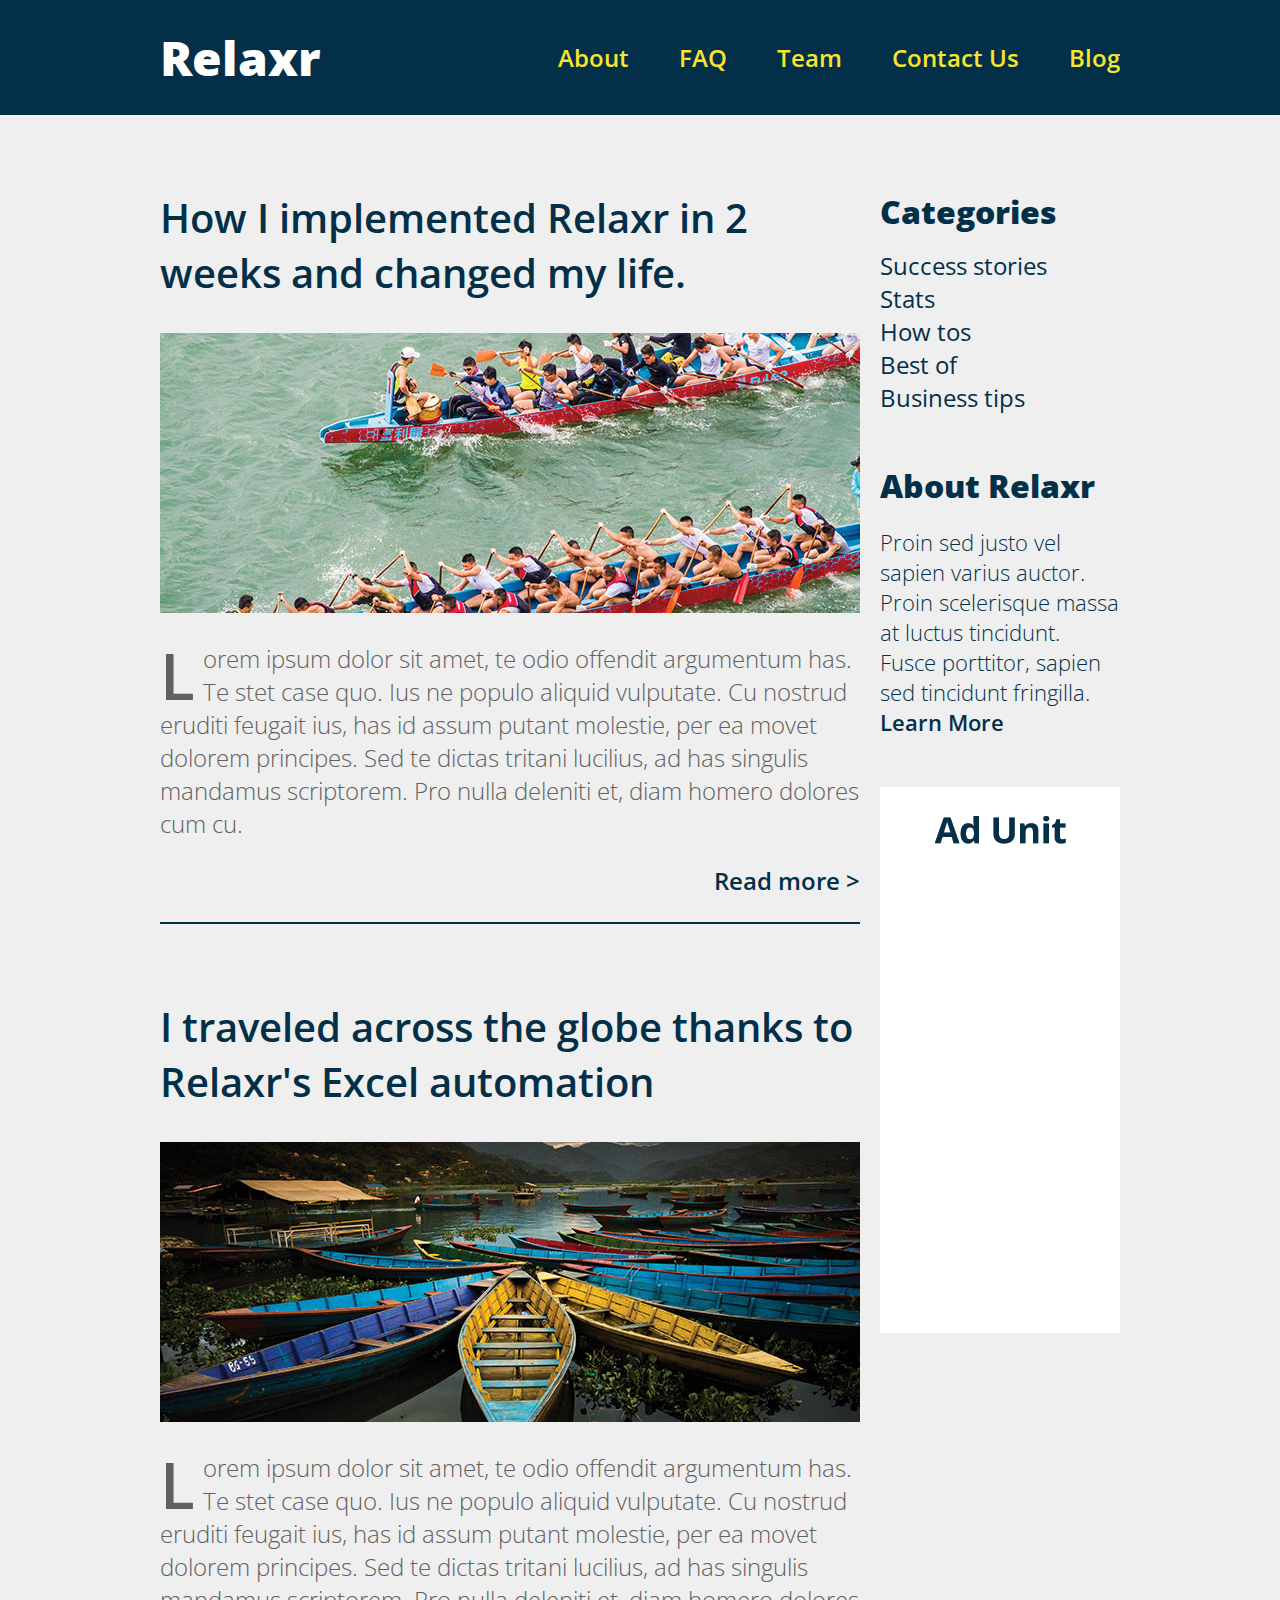
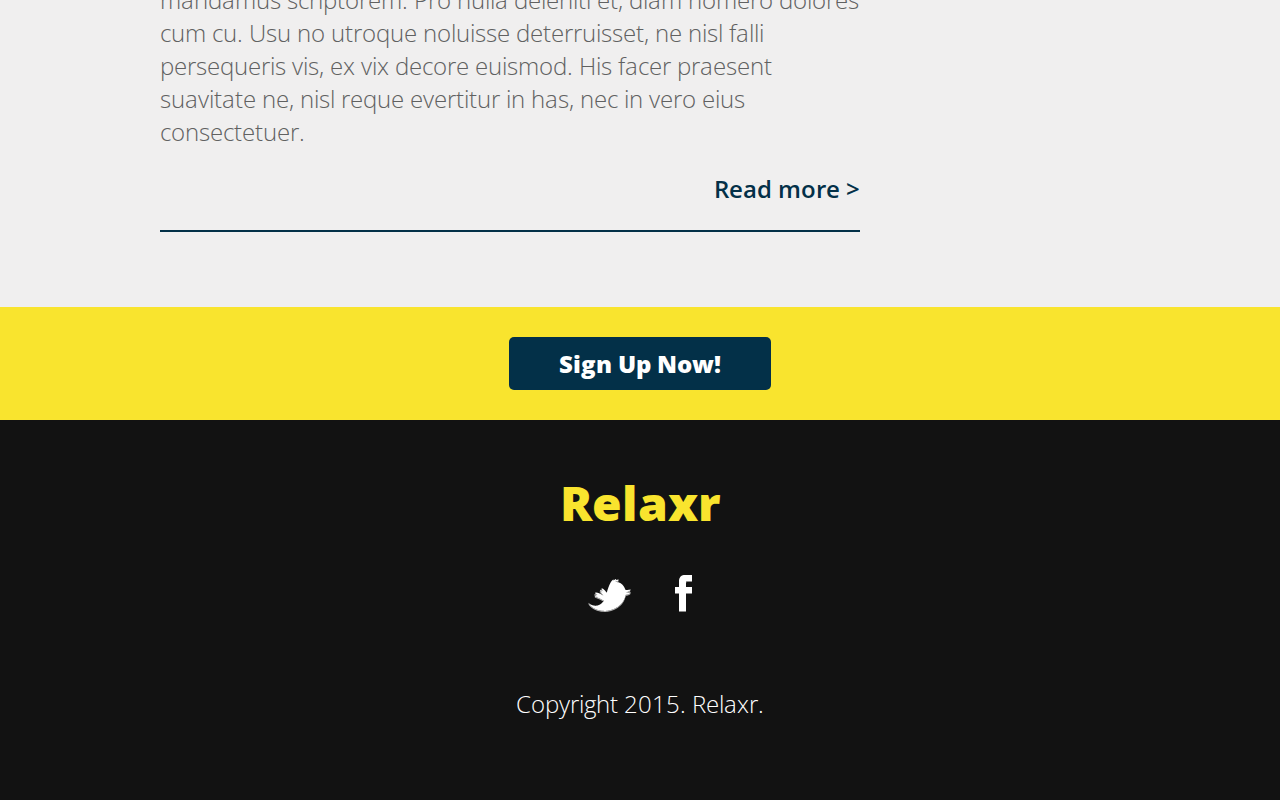
<file: index.html>
<!DOCTYPE html>
<html lang="en">
	<head>
    	<meta charset="utf-8">
    	<meta name="Relaxr Blog" content="Relaxr Blog Exercise">
    	<meta name="keywords" content="Relaxr Blog">

		<title>Relaxr Blog</title>

		<!-- external CSS link -->
		<link rel="stylesheet" type="text/css" href="css/reset.css">
		<link rel="stylesheet" type="text/css" href="css/normalize.css">
		<link rel="stylesheet" type="text/css" href="css/blog-style.css">
		<link href="https://fonts.googleapis.com/css?family=Open+Sans:300,300i,600,800" rel="stylesheet">

	</head>

	<body>
		<header>
			<div class="header-wrap">
				<div class="logo-wrap">
					<a href="landing.html" class="logo">Relaxr</a>
				</div>
				<nav>
					<ul>
						<li class="last"><a href="index.html">Blog</a></li>
						<li><a href="#">Contact Us</a></li>
						<li><a href="#">Team</a></li>
						<li><a href="#">FAQ</a></li>
						<li><a href="#">About</a></li>
					</ul>
				</nav>
			</div>
		</header>

		<div class="main-container">
			<section>
				<div class="article">
					<h2>How I implemented Relaxr in 2 weeks and changed my life.</h2>
					<img src="images/blog_photo1.jpg">
					<p><span class="drop-cap">L</span>orem ipsum dolor sit amet, te odio offendit argumentum has. Te stet case quo. Ius ne populo aliquid vulputate. Cu nostrud eruditi feugait ius, has id assum putant molestie, per ea movet dolorem principes. Sed te dictas tritani lucilius, ad has singulis mandamus scriptorem. Pro nulla deleniti et, diam homero dolores cum cu.</p>
					<div class="read-more">
						<a href="#">Read more ></a>
					</div>
				</div>
				<div class="article">
					<h2>I traveled across the globe thanks to Relaxr's Excel automation</h2>
					<img src="images/blog_photo2.jpg">
					<p><span class="drop-cap">L</span>orem ipsum dolor sit amet, te odio offendit argumentum has. Te stet case quo. Ius ne populo aliquid vulputate. Cu nostrud eruditi feugait ius, has id assum putant molestie, per ea movet dolorem principes. Sed te dictas tritani lucilius, ad has singulis mandamus scriptorem. Pro nulla deleniti et, diam homero dolores cum cu. Usu no utroque noluisse deterruisset, ne nisl falli persequeris vis, ex vix decore euismod. His facer praesent suavitate ne, nisl reque evertitur in has, nec in vero eius consectetuer.</p>
					<div class="read-more">
						<a href="#">Read more ></a>
					</div>
				</div>
			</section>

			<aside>
				<div class="categories">
					<h3>Categories</h3>
					<ul>
						<li><a href="#">Success stories</a></li>
						<li><a href="#">Stats</a></li>
						<li><a href="#">How tos</a></li>
						<li><a href="#">Best of</a></li>
						<li><a href="#">Business tips</a></li>
					</ul>
				</div>
				<div class="about">
					<h3>About Relaxr</h3>
					<p>Proin sed justo vel sapien varius auctor. Proin scelerisque massa at luctus tincidunt. Fusce porttitor, sapien sed tincidunt fringilla.</p>
					<a href="#">Learn More</a>
				</div>
				<img src="images/ad-unit.png">
			</aside>
		</div>

		<div class="signup">
			<a href="landing.html" class="button">Sign Up Now!</a>
		</div>

		<footer>
			<a href="landing.html" class="logo">Relaxr</a>
			<div class="social">
				<a href="http://twitter.com"><img src="images/twitter.png" alt="Twitter"></a>
				<a href="http://facebook.com"><img src="images/facebook.png" alt="Facebook"></a>
			</div>
			<p>Copyright 2015. Relaxr.</p>
		</footer>
		
	</body>
</html>
</file>
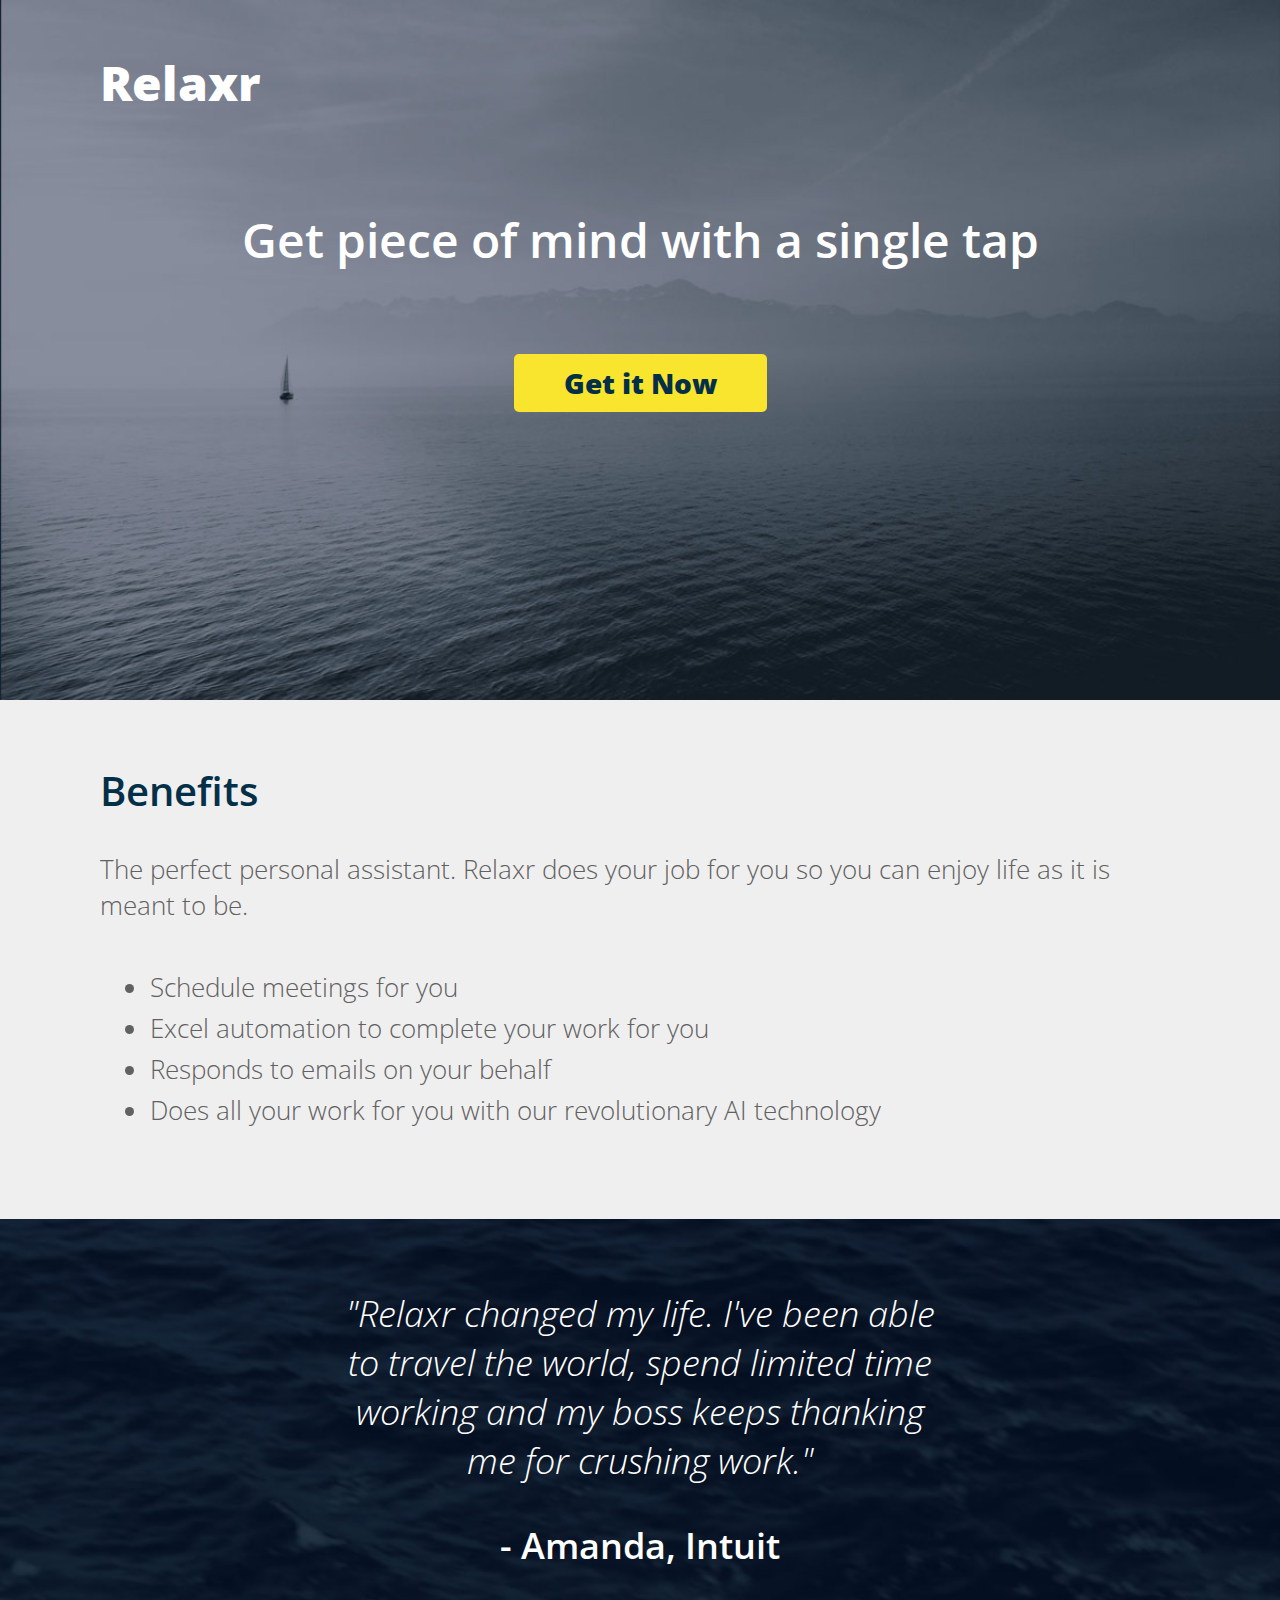
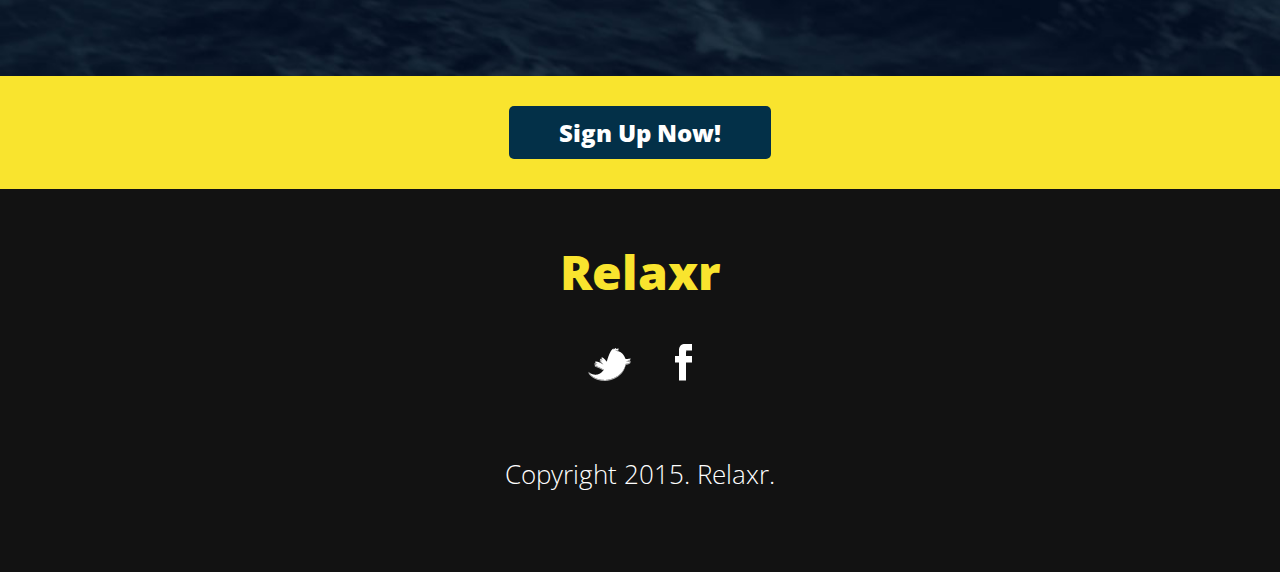
<file: landing.html>
<!DOCTYPE html>
<html>
<head>
	<link rel="stylesheet" type="text/css" href="css/reset.css">
	<link rel="stylesheet" type="text/css" href="css/normalize.css">
	<link rel="stylesheet" type="text/css" href="css/style.css">
	<link href="https://fonts.googleapis.com/css?family=Open+Sans:300,300i,600,800" rel="stylesheet">
	<title>Relaxr</title>
	<meta name="description" content="Relaxr">
</head>

<body>
	<div class="hero">
		<a href="index.html" class="logo">Relaxr</a>
		<div class="hero-text">
			<h1>Get piece of mind with a single tap</h1>
			<a href="index.html" class="button">Get it Now</a>
		</div>
	</div>	

	<div class="benefits">
		<div class="benefits-text">
			<h2>Benefits</h2>
			<p>The perfect personal assistant. Relaxr does your job for you so you can enjoy life as it is meant to be.</p>
			<ul>
				<li>Schedule meetings for you</li>
				<li>Excel automation to complete your work for you</li>
				<li>Responds to emails on your behalf</li>
				<li>Does all your work for you with our revolutionary AI technology</li>
			</ul>
		</div>
	</div>

	<div class="testimonial">
		<blockquote>"Relaxr changed my life. I've been able to travel the world, spend limited time working and my boss keeps thanking me for crushing work."</blockquote>
		<p>- Amanda, Intuit<p>
	</div>

	<div class="signup">
		<a href="index.html" class="button">Sign Up Now!</a>
	</div>

	<div class="footer">
		<a href="index.html" class="logo">Relaxr</a>
		<div class="social">
			<a href="http://twitter.com"><img src="images/twitter.png" alt="Twitter"></a>
			<a href="http://facebook.com"><img src="images/facebook.png" alt="Facebook"></a>
		</div>
		<p>Copyright 2015. Relaxr.</p>
	</div>




</body>

</html>
</file>
<file: css/blog-style.css>
/* Box Model */
* {
  -moz-box-sizing: border-box; /* Firexfox */
  -webkit-box-sizing: border-box; /* Safari/Chrome/iOS/Android */
  box-sizing: border-box; /* IE */
}

/* Clear fix hack */
.clearfix:after {
  content: ".";
  display: block;
  clear: both;
  visibility: hidden;
  line-height: 0;
  height: 0;
}
body {
	font-family: 'Open Sans', sans-serif;
	color: #606161;
	background-color: #f0efef;
}
h2 {
	color: #033048;
	font-size: 40px;
	font-weight: 600;
	margin-top: 0;
}
h3 {
	color: #033048;
	font-size: 32px;
	font-weight: 800;
	margin: 0;
}
p {
	font-size: 24px;
	font-weight: 300;
}
header {
	background-color: #033048;
	padding: 25px 0;
	margin-bottom: 75px;
	overflow: hidden;
}
.header-wrap {
	width: 960px;
	margin: 0 auto;
}
.logo-wrap {
	width: 20%;
	float: left;
}
.logo {
	color: #fff;
	font-weight: 800;
	font-size: 48px;
	text-decoration: none;
}
nav {
	overflow: hidden;
	float: right;
	width: 80%
}
nav ul li {
	display: inline;
	float: right;
	padding: 0 25px;
	font-size: 24px;
	font-weight: 600;
}
nav ul li.last {
	padding-right: 0;
}
nav ul li a {
	text-decoration: none;
	color: #f9e42e;
}
nav ul li a:hover {
	color: #fff;
}
.main-container {
	width: 960px;
	margin: 0 auto;
}
section {
	width: 720px;
	padding-right: 20px;
	float: left;
}
.drop-cap {
	font-size: 64px;
	font-weight: 600;
	float: left;
	padding: 2px 8px 0 0;
	line-height: 64px;
}
.read-more {
	float: right;
	font-size: 24px;
	font-weight: 600;
	padding-bottom: 25px;
}
.read-more a {
	text-decoration: none;
	color: #033048;
}
.article {
	overflow: hidden;
	border-bottom: 2px solid #033048;
	margin-top: 0;
	margin-bottom: 75px;
}
aside {
	width: 240px;
	float: right;
}
aside img {
	padding: 0;
}
.categories ul {
	padding: 0;
	list-style: none;
}
.categories li a {
	color: #033048;
	font-size: 24px;
	font-weight: 300px;
	text-decoration: none;
}
.categories, .about {
	margin-bottom: 50px;
}
.about p {
	font-size: 22px;
	font-weight: 300;
	color: #033048;
	margin: 20px 0 0 0;
}
.about a {
	font-size: 22px;
	font-weight: 600;
	color: #033048;
	text-decoration: none;
}
.signup {
	text-align: center;
	background-color: #f9e42e;
	padding: 40px 0;
	clear: both;
}
.signup a {
	margin: 0 auto;
	background-color: #033048;
	color: #fff;
	font-size: 24px;
}
.button {
	text-align: center;
	font-size: 28px;
	font-weight: 800;
	color: #033048;
	text-decoration: none;
	margin: 0 auto;
	background-color: #f9e42e;
	padding: 10px 50px;
	border-radius: 5px;
}
footer {
	background-color: #121212;
	text-align: center;
	padding: 50px 0;
}
footer a.logo {
	padding: 0;
	text-align: center;
	color: #f9e42e;
}
footer p {
	color: #fff;
	margin: 0;
	padding: 30px 0;
}
.social {
	padding: 40px;
}
.social img {
	padding: 0 20px;
}
</file>
<file: css/style.css>
/*
Project Name: Relaxr Landing Page
Client: Kim Goulbourne
Author: Jamie Tanner
Developer @GA in NYC
*/


/******************************************
/* SETUP
/*******************************************/

/* Box Model Hack */
* {
     -moz-box-sizing: border-box; /* Firexfox */
     -webkit-box-sizing: border-box; /* Safari/Chrome/iOS/Android */
     box-sizing: border-box; /* IE */
}

/******************************************
/* BASE STYLES
/*******************************************/

body {
	font-family: 'Open Sans', sans-serif;
}
h1 {
	color: #fff;
	font-weight: 600;
	font-size: 48px;
	padding: 60px 0;
}
h2 {
	font-weight: 600;
	font-size: 40px;
	color: #033048;
}
p {
	font-size: 26px;
	font-weight: 300;
	color: #606161;
}
li {
	font-size: 26px;
	font-weight: 300;
	color: #606161;
	padding-bottom: 5px;
}
.logo {
	color: #fff;
	font-weight: 800;
	font-size: 48px;
	text-decoration: none;
	padding-left: 100px;
}
.button {
	text-align: center;
	font-size: 28px;
	font-weight: 800;
	color: #033048;
	text-decoration: none;
	margin: 0 auto;
	background-color: #f9e42e;
	padding: 10px 50px;
	border-radius: 5px;
}
.hero {
	background-repeat: no-repeat;
	background-size: cover;
	background-image: url(../images/header_bg.jpg);
	height: 700px;
	padding-top: 50px;
}
.hero-text {
	text-align: center;
}
.benefits {
	background-color: #f0efef;
	padding: 30px 100px 50px 100px;
	margin: 0;
}
.benefits-text ul {
	margin-left: 50px;
	padding: 20px 0;
}
.testimonial {
	background-repeat: no-repeat;
	background-size: cover;
	background-image: url(../images/testimonial_bg.jpg);
	margin: 0;
	padding: 70px 0;
	font-size: 36px;
	color: #fff;
}
.testimonial blockquote {
	font-weight: 300;
	font-size: 36px;
	font-style: italic;
	text-align: center;
	margin: 0 auto;
	width: 600px;
	color: #fff;
}
.testimonial p {
	font-size: 36px;
	font-weight: 600;
	text-align: center;
	color: #fff;
	margin-bottom: 0;
}
.signup {
	text-align: center;
	background-color: #f9e42e;
	padding: 40px 0;
}
.signup a {
	margin: 0 auto;
	background-color: #033048;
	color: #fff;
	font-size: 24px;
}
.footer {
	background-color: #121212;
	text-align: center;
	padding: 50px 0;
}
.footer a.logo {
	padding: 0;
	text-align: center;
	color: #f9e42e;
}
.footer p {
	color: #fff;
	margin: 0;
	padding: 30px 0;
}
.social {
	padding: 40px;
}
.social img {
	padding: 0 20px;
}
</file>
